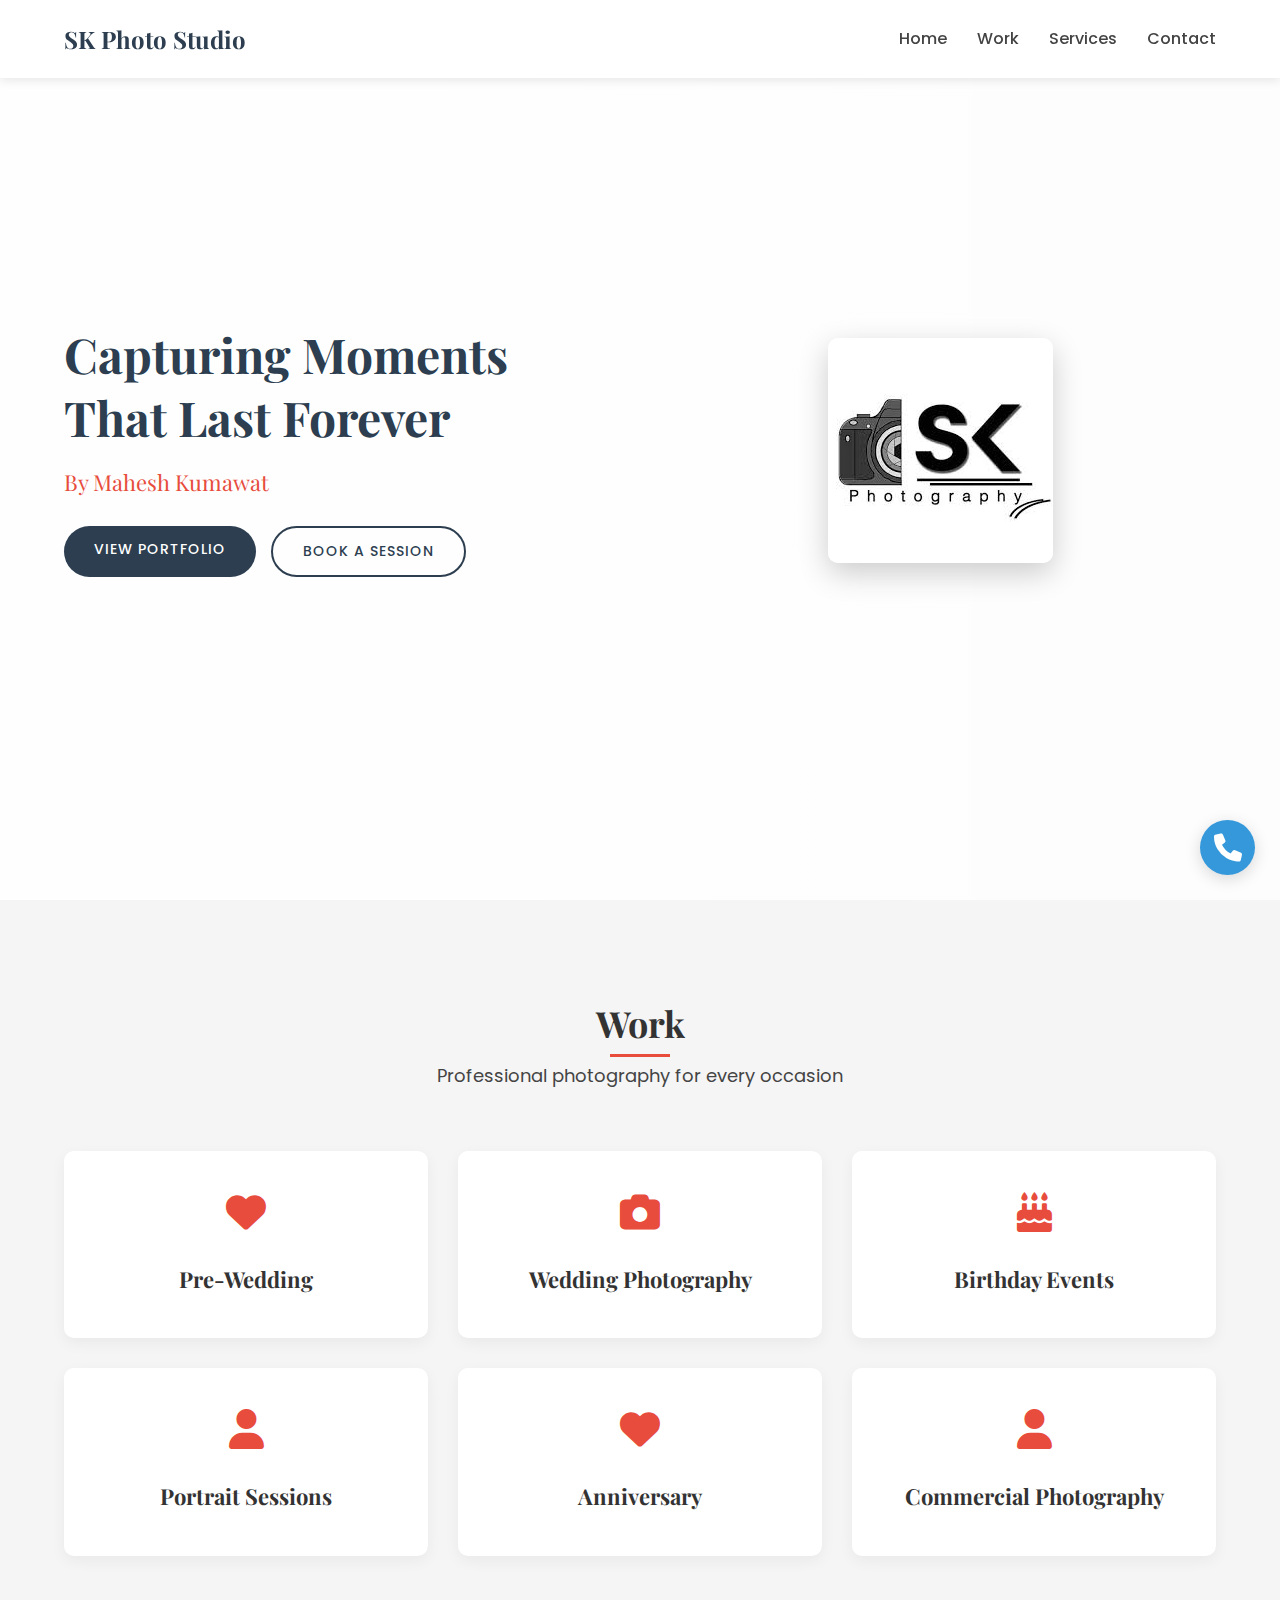
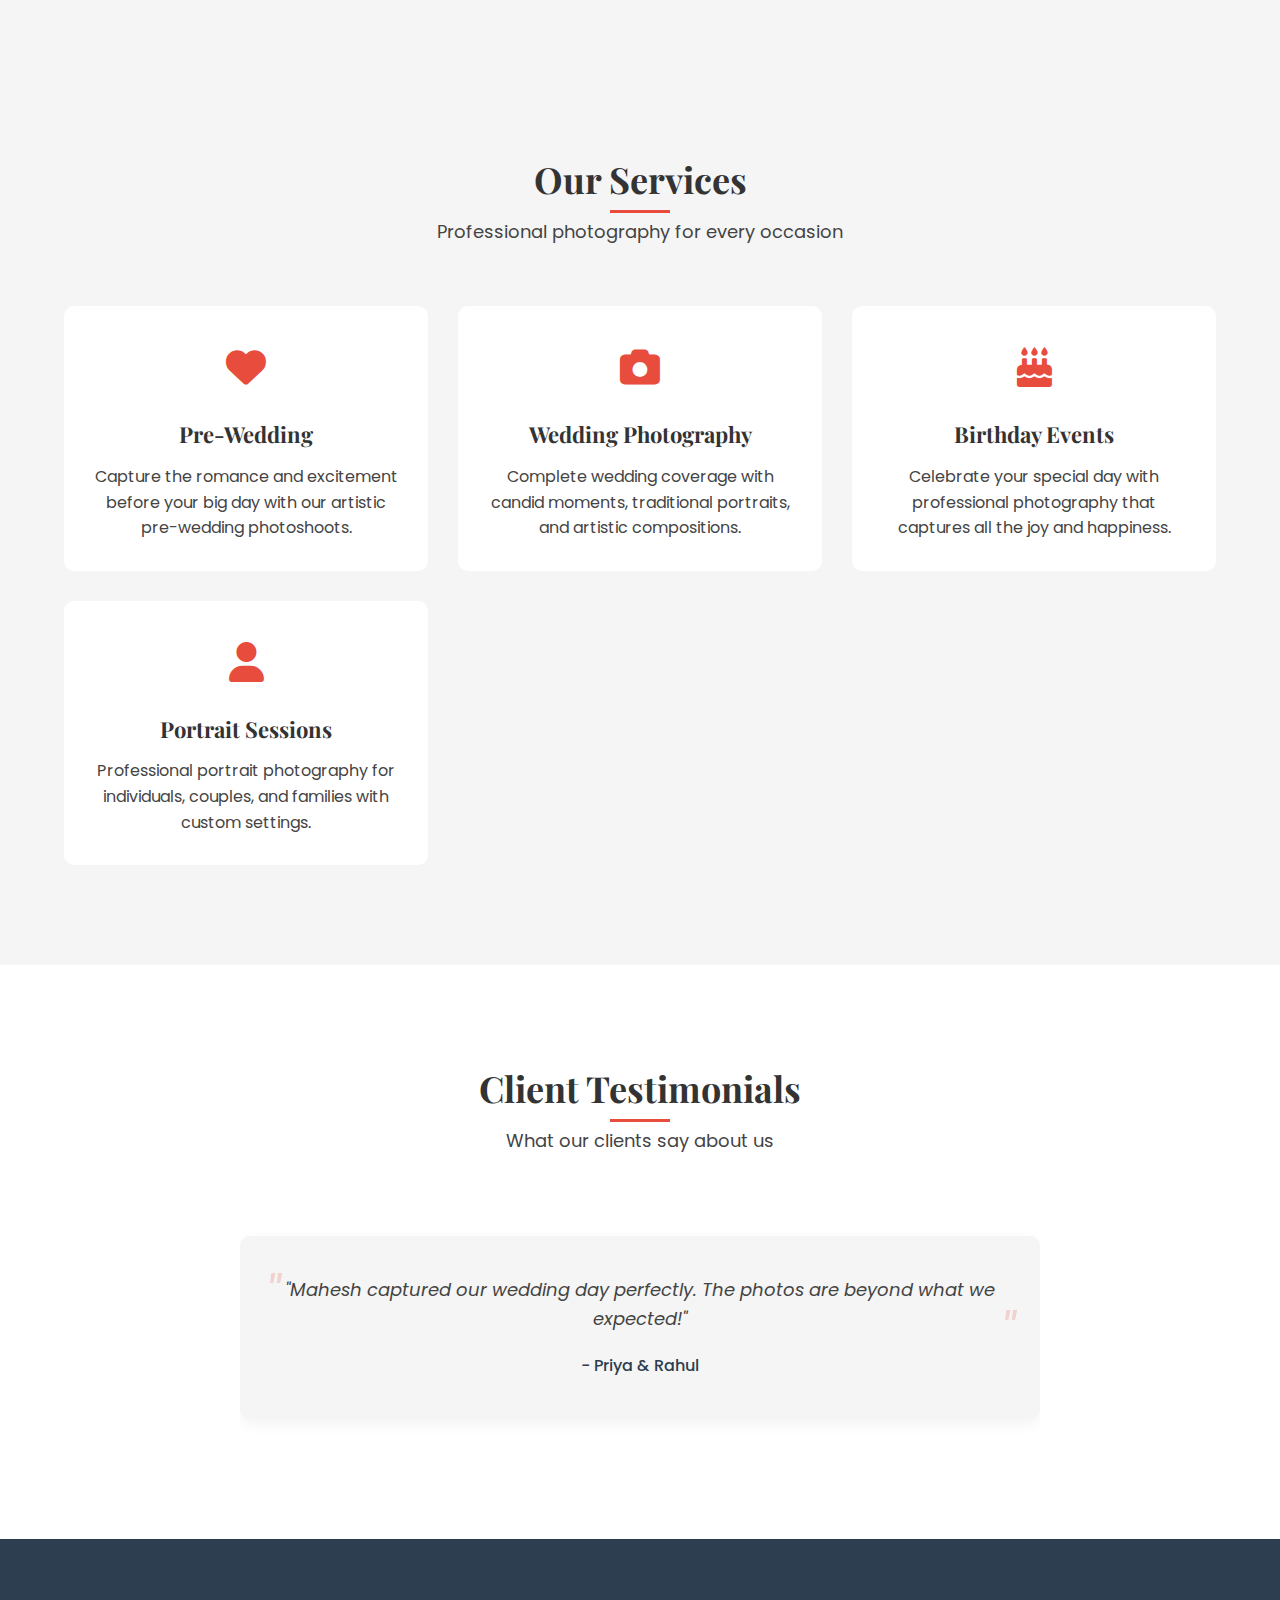
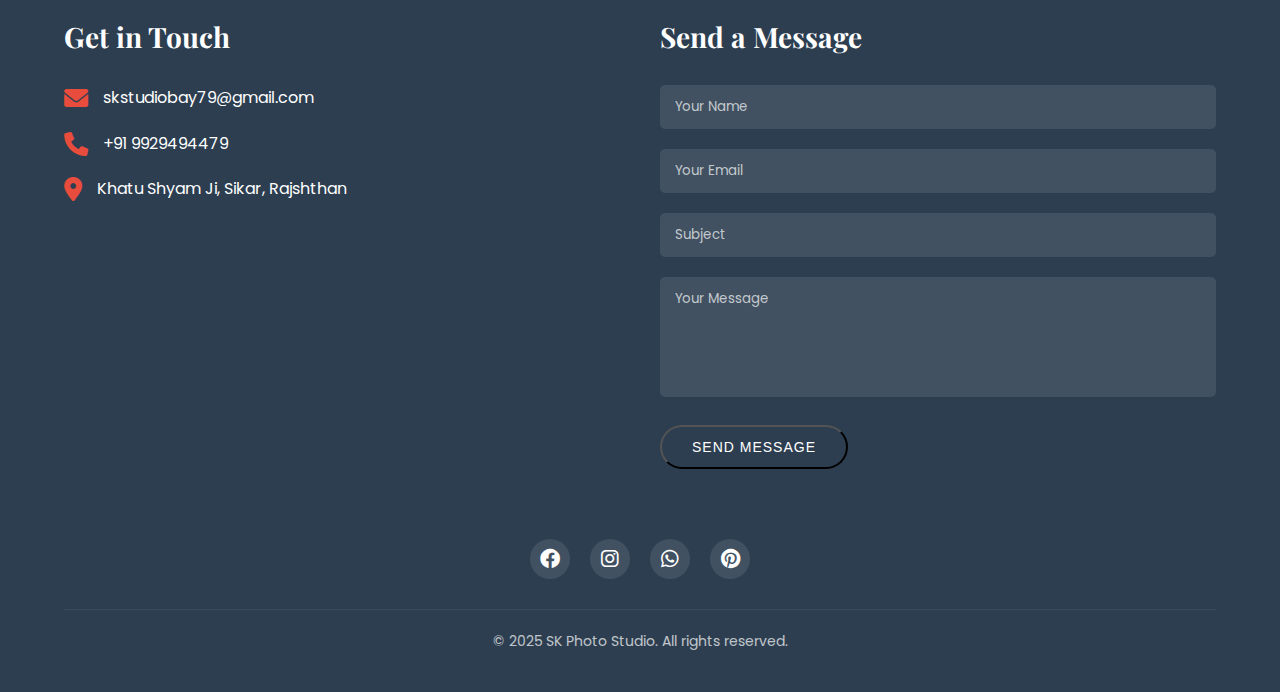
<file: index.html>
<!DOCTYPE html>
<html lang="en">

<head>
    <meta charset="UTF-8">
    <meta http-equiv="X-UA-Compatible" content="IE=edge">
    <meta name="viewport" content="width=device-width, initial-scale=1.0">
    <title>SK Photo Studio | Professional Photography</title>
    <link rel="stylesheet" href="style.css">
    <link rel="stylesheet" href="https://cdnjs.cloudflare.com/ajax/libs/font-awesome/6.0.0/css/all.min.css">
</head>

<body>
    <header>
        <nav class="navbar">
            <div class="logo">SK Photo Studio</div>
            <ul class="nav-links">
                <li><a href="#hero">Home</a></li>
                <li><a href="#work">Work</a></li>
                <li><a href="#services">Services</a></li>
                <li><a href="#contact">Contact</a></li>
            </ul>
            <div class="hamburger">
                <span></span>
                <span></span>
                <span></span>
            </div>
        </nav>
    </header>

    <main>
        <section id="hero" class="hero-section">
            <div class="hero-content">
                <h1>Capturing Moments That Last Forever</h1>
                <h2>By Mahesh Kumawat</h2>
                <div class="hero-buttons">
                    <a href="#portfolio" class="btn primary-btn">View Portfolio</a>
                    <a href="#contact" class="btn secondary-btn">Book a Session</a>
                </div>
            </div>
            <div class="hero-image">
                <img src="camera.jpg" alt="Professional camera">
            </div>
        </section>

        <section id="work" class="services-section">
            <div class="section-header">
                <h2>Work</h2>
                <p>Professional photography for every occasion</p>
            </div>

            <div class="services-container">
                <a href="pre.html" target="_blank">
                    <div class="service-card">
                        <div class="icon"><i class="fas fa-heart"></i></div>
                        <h3>Pre-Wedding</h3>
                    </div>
                </a>
                <a href="wedding.html" target="_blank">
                    <div class="service-card">
                        <div class="icon"><i class="fas fa-camera"></i></div>
                        <h3>Wedding Photography</h3>
                    </div>
                </a>
                <a href="birthday.html" target="_blank">
                    <div class="service-card">
                        <div class="icon"><i class="fas fa-birthday-cake"></i></div>
                        <h3>Birthday Events</h3>
                    </div>
                </a>
                <a href="portrait.html" target="_blank">
                    <div class="service-card">
                        <div class="icon"><i class="fas fa-user"></i></div>
                        <h3>Portrait Sessions</h3>
                    </div>
                </a>
                <a href="anniversary.html" target="_blank">
                    <div class="service-card">
                        <div class="icon"><i class="fas fa-heart"></i></div>
                        <h3>Anniversary</h3>
                    </div>
                </a>
                 <a href="commercial.html" target="_blank">
                    <div class="service-card">
                        <div class="icon"><i class="fas fa-user"></i></div>
                        <h3>Commercial Photography</h3>
                    </div>
                </a>
            </div>
        </section>
        <section id="services" class="services-section">
            <div class="section-header">
                <h2>Our Services</h2>
                <p>Professional photography for every occasion</p>
            </div>

            <div class="services-container">
                <div class="service-card">
                    <div class="icon"><i class="fas fa-heart"></i></div>
                    <h3>Pre-Wedding</h3>
                    <p>Capture the romance and excitement before your big day with our artistic pre-wedding photoshoots.
                    </p>
                </div>
                <div class="service-card">
                    <div class="icon"><i class="fas fa-camera"></i></div>
                    <h3>Wedding Photography</h3>
                    <p>Complete wedding coverage with candid moments, traditional portraits, and artistic compositions.
                    </p>
                </div>
                <div class="service-card">
                    <div class="icon"><i class="fas fa-birthday-cake"></i></div>
                    <h3>Birthday Events</h3>
                    <p>Celebrate your special day with professional photography that captures all the joy and happiness.
                    </p>
                </div>
                <div class="service-card">
                    <div class="icon"><i class="fas fa-user"></i></div>
                    <h3>Portrait Sessions</h3>
                    <p>Professional portrait photography for individuals, couples, and families with custom settings.
                    </p>
                </div>
            </div>
        </section>

        <section id="testimonials" class="testimonials-section">
            <div class="section-header">
                <h2>Client Testimonials</h2>
                <p>What our clients say about us</p>
            </div>

            <div class="testimonial-slider">
                <div class="testimonial">
                    <div class="quote">"Mahesh captured our wedding day perfectly. The photos are beyond what we
                        expected!"</div>
                    <div class="client">- Priya & Rahul</div>
                </div>
                <div class="testimonial">
                    <div class="quote">"The pre-wedding photoshoot was amazing. Professional, creative and so much fun!"
                    </div>
                    <div class="client">- Meera & Ajay</div>
                </div>
                <div class="testimonial">
                    <div class="quote">"SK Photo Studio delivered exceptional photos for our corporate event. Highly
                        recommended!"</div>
                    <div class="client">- Tech Solutions Ltd</div>
                </div>
            </div>
        </section>
    </main>

    <footer id="contact" class="contact-section">
        <div class="contact-container">
            <div class="contact-info">
                <h2>Get in Touch</h2>
                <div class="info-item">
                    <i class="fas fa-envelope"></i>
                    <p>skstudiobay79@gmail.com</p>
                </div>
                <div class="info-item">
                    <i class="fas fa-phone"></i>
                    <p>+91 9929494479</p>
                </div>
                <div class="info-item">
                    <i class="fas fa-map-marker-alt"></i>
                    <p>Khatu Shyam Ji, Sikar, Rajshthan</p>
                </div>
            </div>
            <div class="contact-form">
                <h2>Send a Message</h2>
                <form id="contactForm" action="https://api.web3forms.com/submit" method="POST">
                    <input type="hidden" name="access_key" value="7455a74b-efa6-48df-87e2-4ef5af4d7d85">
                    <div class="form-group">
                        <input name="name" type="text" id="name" placeholder="Your Name" required>
                    </div>
                    <div class="form-group">
                        <input name="email" type="email" id="email" placeholder="Your Email" required>
                    </div>
                    <div class="form-group">
                        <input name="subject" type="text" id="subject" placeholder="Subject" required>
                    </div>
                    <div class="form-group">
                        <textarea name="message" id="message" placeholder="Your Message" required></textarea>
                    </div>
                    <button type="submit" class="btn primary-btn">Send Message</button>
                    <div id="formStatus" style="margin-top:10px;"></div>
                </form>
            </div>
        </div>
        <div class="social-links">
            <a href="https://www.facebook.com/mahesh.sk.794"><i class="fab fa-facebook"></i></a>
            <a href="https://www.instagram.com/sk_studio__official?igsh=MWwzZjhxYjd3OHpmdg=="><i class="fab fa-instagram"></i></a>
            <!-- WhatsApp button -->
            <a href="https://wa.me/919929494479" target="_blank"><i class="fab fa-whatsapp"></i></a>
            <a href="#"><i class="fab fa-pinterest"></i></a>
        </div>
        <div class="copyright">
            <p>&copy; 2025 SK Photo Studio. All rights reserved.</p>
        </div>
    </footer>

    <!-- Floating Call Button -->
<a href="tel:+919929494479" class="floating-call-btn" title="Call Now">
    <i class="fas fa-phone"></i>
</a>
    <script src="script.js"></script>
    <script>
document.getElementById('contactForm').addEventListener('submit', async function(e) {
    e.preventDefault();
    const form = e.target;
    const formData = new FormData(form);
    const status = document.getElementById('formStatus');
    status.textContent = "Sending...";
    try {
        const response = await fetch(form.action, {
            method: 'POST',
            body: formData
        });
        if (response.ok) {
            status.textContent = "Message sent successfully!";
            status.style.color = "green";
            form.reset();
        } else {
            status.textContent = "Error sending message. Please try again.";
            status.style.color = "red";
        }
    } catch (err) {
        status.textContent = "Network error. Please try again.";
        status.style.color = "red";
    }
});
</script>
</body>


</html>
</file>
<file: style.css>
@import url('https://fonts.googleapis.com/css2?family=Playfair+Display:wght@400;500;700&family=Poppins:wght@300;400;500;600&display=swap');

:root {
    --primary-color: #2c3e50;
    --secondary-color: #e74c3c;
    --accent-color: #3498db;
    --light-color: #f9f9f9;
    --dark-color: #333;
    --text-color: #444;
    --heading-font: 'Playfair Display', serif;
    --body-font: 'Poppins', sans-serif;
    --transition: all 0.3s ease;
}

* {
    margin: 0;
    padding: 0;
    box-sizing: border-box;
}

html {
    scroll-behavior: smooth;
}

body {
    font-family: var(--body-font);
    line-height: 1.6;
    color: var(--text-color);
    background-color: var(--light-color);
}

h1, h2, h3, h4 {
    font-family: var(--heading-font);
    line-height: 1.3;
    color: var(--dark-color);
}

img {
    max-width: 100%;
    height: auto;
    display: block;
}

a {
    text-decoration: none;
    color: inherit;
}

ul {
    list-style: none;
}

.btn {
    display: inline-block;
    padding: 12px 30px;
    border-radius: 30px;
    font-weight: 500;
    text-transform: uppercase;
    letter-spacing: 1px;
    font-size: 14px;
    transition: var(--transition);
    cursor: pointer;
}

.primary-btn {
    background-color: var(--primary-color);
    color: white;
}

.primary-btn:hover {
    background-color: var(--dark-color);
    transform: translateY(-3px);
}

.secondary-btn {
    background-color: transparent;
    color: var(--primary-color);
    border: 2px solid var(--primary-color);
}

.secondary-btn:hover {
    background-color: var(--primary-color);
    color: white;
    transform: translateY(-3px);
}

/* Navbar Styles */
.navbar {
    display: flex;
    justify-content: space-between;
    align-items: center;
    padding: 20px 5%;
    position: fixed;
    width: 100%;
    z-index: 1000;
    background-color: rgba(255, 255, 255, 0.95);
    box-shadow: 0 2px 10px rgba(0, 0, 0, 0.1);
    transition: var(--transition);
}

.navbar.scrolled {
    padding: 15px 5%;
}

.logo {
    font-family: var(--heading-font);
    font-size: 24px;
    font-weight: 700;
    color: var(--primary-color);
}

.nav-links {
    display: flex;
    gap: 30px;
}

.nav-links a {
    position: relative;
    font-weight: 500;
    transition: var(--transition);
}

.nav-links a:after {
    content: '';
    position: absolute;
    width: 0;
    height: 2px;
    background-color: var(--secondary-color);
    bottom: -5px;
    left: 0;
    transition: var(--transition);
}

.nav-links a:hover {
    color: var(--secondary-color);
}

.nav-links a:hover:after {
    width: 100%;
}

.hamburger {
    display: none;
    flex-direction: column;
    gap: 5px;
    cursor: pointer;
}

.hamburger span {
    width: 30px;
    height: 3px;
    background-color: var(--primary-color);
    transition: var(--transition);
}

/* Hero Section */
.hero-section {
    height: 100vh;
    display: flex;
    align-items: center;
    padding: 0 5%;
    background: linear-gradient(to right, rgba(255,255,255,0.9), rgba(255,255,255,0.7)), 
                url('https://i.pinimg.com/originals/a2/9d/cb/a29dcb840b9ee57ccb92b0acd0e6949c.jpg   ') no-repeat center/cover;
}

.hero-content {
    flex: 1;
    padding-right: 50px;
}

.hero-content h1 {
    font-size: 48px;
    margin-bottom: 20px;
    color: var(--primary-color);
}

.hero-content h2 {
    font-size: 22px;
    font-weight: 400;
    margin-bottom: 30px;
    color: var(--secondary-color);
}

.hero-buttons {
    display: flex;
    gap: 15px;
}

.hero-image {
    flex: 1;
    display: flex;
    justify-content: center;
    align-items: center;
}

.hero-image img {
    max-width: 90%;
    border-radius: 10px;
    box-shadow: 0 10px 30px rgba(0, 0, 0, 0.2);
    transition: var(--transition);
}

.hero-image img:hover {
    transform: scale(1.02);
}

/* Section Styles */
section {
    padding: 100px 5%;
}

.section-header {
    text-align: center;
    margin-bottom: 60px;
}

.section-header h2 {
    font-size: 36px;
    position: relative;
    display: inline-block;
    margin-bottom: 15px;
}

.section-header h2:after {
    content: '';
    position: absolute;
    width: 60px;
    height: 3px;
    background-color: var(--secondary-color);
    bottom: -10px;
    left: 50%;
    transform: translateX(-50%);
}

.section-header p {
    color: var(--text-color);
    font-size: 18px;
}

/* Portfolio Section */
.portfolio-section {
    background-color: white;
}

.portfolio-filter {
    display: flex;
    justify-content: center;
    gap: 15px;
    margin-bottom: 40px;
}

.filter-btn {
    background: transparent;
    border: none;
    padding: 8px 20px;
    border-radius: 30px;
    cursor: pointer;
    font-family: var(--body-font);
    font-size: 16px;
    transition: var(--transition);
}

.filter-btn:hover, .filter-btn.active {
    background-color: var(--primary-color);
    color: white;
}

.gallery-grid {
    display: grid;
    grid-template-columns: repeat(auto-fill, minmax(300px, 1fr));
    gap: 25px;
}

.gallery-item {
    position: relative;
    overflow: hidden;
    border-radius: 10px;
    box-shadow: 0 5px 15px rgba(0,0,0,0.1);
    transition: var(--transition);
}

.gallery-item img {
    width: 100%;
    height: 300px;
    object-fit: cover;
    transition: var(--transition);
}

.overlay {
    position: absolute;
    bottom: 0;
    left: 0;
    right: 0;
    background-color: rgba(0, 0, 0, 0.7);
    padding: 20px;
    color: white;
    transform: translateY(100%);
    transition: var(--transition);
}

.gallery-item:hover .overlay {
    transform: translateY(0);
}

.gallery-item:hover img {
    transform: scale(1.1);
}

.overlay h3 {
    color: white;
    margin-bottom: 10px;
}

/* Services Section */
.services-section {
    background-color: #f5f5f5;
}

.services-container {
    display: grid;
    grid-template-columns: repeat(auto-fill, minmax(300px, 1fr));
    gap: 30px;
}

/* Updated styling for anchor tags in services-container */
.services-container a {
    display: block;
    text-decoration: none;
    border-radius: 10px;
    overflow: hidden;
    transition: var(--transition);
    position: relative;
    color: var(--primary-color);
    box-shadow: 0 5px 15px rgba(0,0,0,0.05);
    background: linear-gradient(145deg, #ffffff, #f0f0f0);
}

.services-container a:hover {
    transform: translateY(-10px);
    box-shadow: 0 15px 30px rgba(0, 0, 0, 0.15);
    color: var(--secondary-color);
}

.services-container a::before {
    content: '';
    position: absolute;
    top: 0;
    left: 0;
    width: 100%;
    height: 0;
    background: linear-gradient(to bottom, rgba(231, 76, 60, 0.1), transparent);
    transition: var(--transition);
    z-index: 1;
}

.services-container a:hover::before {
    height: 100%;
}

.services-container a::after {
    content: '';
    position: absolute;
    bottom: 0;
    left: 50%;
    transform: translateX(-50%);
    width: 0;
    height: 3px;
    background-color: var(--secondary-color);
    transition: var(--transition);
}

.services-container a:hover::after {
    width: 80%;
}

.service-card {
    background-color: white;
    padding: 30px;
    border-radius: 10px;
    text-align: center;
    transition: var(--transition);
    position: relative;
    z-index: 2;
}

.service-card:hover {
    transform: translateY(-10px);
    box-shadow: 0 15px 30px rgba(0,0,0,0.1);
}

.icon {
    font-size: 40px;
    color: var(--secondary-color);
    margin-bottom: 20px;
}

.service-card h3 {
    margin-bottom: 15px;
    font-size: 22px;
}

/* Testimonials Section */
.testimonials-section {
    background-color: white;
}

.testimonial-slider {
    max-width: 800px;
    margin: 0 auto;
    display: flex;
    overflow-x: auto;
    scroll-snap-type: x mandatory;
    gap: 30px;
    padding: 20px 0;
}

.testimonial {
    min-width: 100%;
    scroll-snap-align: start;
    background-color: #f5f5f5;
    padding: 40px;
    border-radius: 10px;
    box-shadow: 0 5px 15px rgba(0,0,0,0.05);
    text-align: center;
}

/* New styling for anchor tags in testimonial slider */
.testimonial-slider a {
    display: inline-block;
    color: var(--primary-color);
    font-weight: 500;
    position: relative;
    padding: 2px 4px;
    transition: var(--transition);
    text-decoration: none;
    border-bottom: 1px dashed var(--secondary-color);
}

.testimonial-slider a:hover {
    color: var(--secondary-color);
    background-color: rgba(231, 76, 60, 0.05);
    border-bottom: 1px solid var(--secondary-color);
}

.testimonial-slider a::after {
    content: '→';
    position: absolute;
    opacity: 0;
    right: -12px;
    top: 50%;
    transform: translateY(-50%);
    transition: var(--transition);
}

.testimonial-slider a:hover::after {
    opacity: 1;
    right: -20px;
}

.quote {
    font-size: 18px;
    font-style: italic;
    margin-bottom: 20px;
    position: relative;
}

.quote:before, .quote:after {
    content: '"';
    font-size: 50px;
    color: var(--secondary-color);
    opacity: 0.2;
    position: absolute;
}

.quote:before {
    top: -20px;
    left: -15px;
}

.quote:after {
    bottom: -40px;
    right: -15px;
}

.client {
    font-weight: 500;
    color: var(--primary-color);
}

/* Contact Section */
.contact-section {
    background-color: var(--primary-color);
    color: white;
    padding: 80px 5% 40px;
}

.contact-container {
    display: grid;
    grid-template-columns: repeat(auto-fit, minmax(300px, 1fr));
    gap: 40px;
    margin-bottom: 60px;
}

.contact-info h2, .contact-form h2 {
    color: white;
    margin-bottom: 30px;
    font-size: 28px;
}

.info-item {
    display: flex;
    align-items: center;
    margin-bottom: 20px;
}

.info-item i {
    font-size: 24px;
    margin-right: 15px;
    color: var(--secondary-color);
}

.form-group {
    margin-bottom: 20px;
}

.form-group input, .form-group textarea {
    width: 100%;
    padding: 12px 15px;
    border: none;
    border-radius: 5px;
    background-color: rgba(255, 255, 255, 0.1);
    color: white;
    font-family: var(--body-font);
}

.form-group input::placeholder, .form-group textarea::placeholder {
    color: rgba(255, 255, 255, 0.7);
}

.form-group textarea {
    height: 120px;
    resize: none;
}

.social-links {
    display: flex;
    justify-content: center;
    gap: 20px;
    margin-bottom: 30px;
}

.social-links a {
    width: 40px;
    height: 40px;
    border-radius: 50%;
    background-color: rgba(255, 255, 255, 0.1);
    display: flex;
    justify-content: center;
    align-items: center;
    transition: var(--transition);
}

.social-links a:hover {
    background-color: var(--secondary-color);
    transform: translateY(-5px);
}

.social-links i {
    font-size: 20px;
    color: white;
}

.copyright {
    text-align: center;
    padding-top: 20px;
    border-top: 1px solid rgba(255, 255, 255, 0.1);
    font-size: 14px;
    opacity: 0.7;
}

/* Floating Call Button */
.floating-call-btn {
    position: fixed;
    bottom: 25px;
    right: 25px;
    z-index: 2000;
    background: var(--accent-color); /* Blue color */
    color: #fff;
    border-radius: 50%;
    width: 55px;
    height: 55px;
    display: flex;
    align-items: center;
    justify-content: center;
    font-size: 28px;
    box-shadow: 0 4px 16px rgba(0,0,0,0.15);
    transition: background 0.3s;
}
.floating-call-btn:hover {
    background: #217dbb; /* Darker blue on hover */
    color: #fff;
}

/* Responsive Styles */
@media (max-width: 992px) {
    .hero-section {
        flex-direction: column;
        text-align: center;
        padding-top: 100px;
    }
    
    .hero-content {
        padding-right: 0;
        margin-bottom: 50px;
    }
    
    .hero-buttons {
        justify-content: center;
    }
    
    .nav-links {
        position: fixed;
        top: 70px;
        left: 0;
        width: 100%;
        background-color: white;
        flex-direction: column;
        padding: 20px 0;
        gap: 15px;
        text-align: center;
        transform: translateY(-100%);
        opacity: 0;
        pointer-events: none;
        transition: var(--transition);
        box-shadow: 0 10px 15px rgba(0,0,0,0.1);
    }
    
    .nav-links.active {
        transform: translateY(0);
        opacity: 1;
        pointer-events: all;
    }
    
    .hamburger {
        display: flex;
    }
}

@media (max-width: 768px) {
    section {
        padding: 70px 5%;
    }
    
    .hero-content h1 {
        font-size: 36px;
    }
    
    .section-header h2 {
        font-size: 30px;
    }
    
    .gallery-grid {
        grid-template-columns: repeat(auto-fill, minmax(250px, 1fr));
    }
    
    .services-container {
        grid-template-columns: repeat(auto-fill, minmax(250px, 1fr));
        gap: 20px;
    }
}

@media (max-width: 576px) {
    .hero-buttons {
        flex-direction: column;
        gap: 15px;
    }
    
    .btn {
        display: block;
        width: 100%;
    }
    
    .portfolio-filter {
        flex-wrap: wrap;
    }
    
    .services-container {
        grid-template-columns: 1fr;
        gap: 15px;
    }
}
</file>
